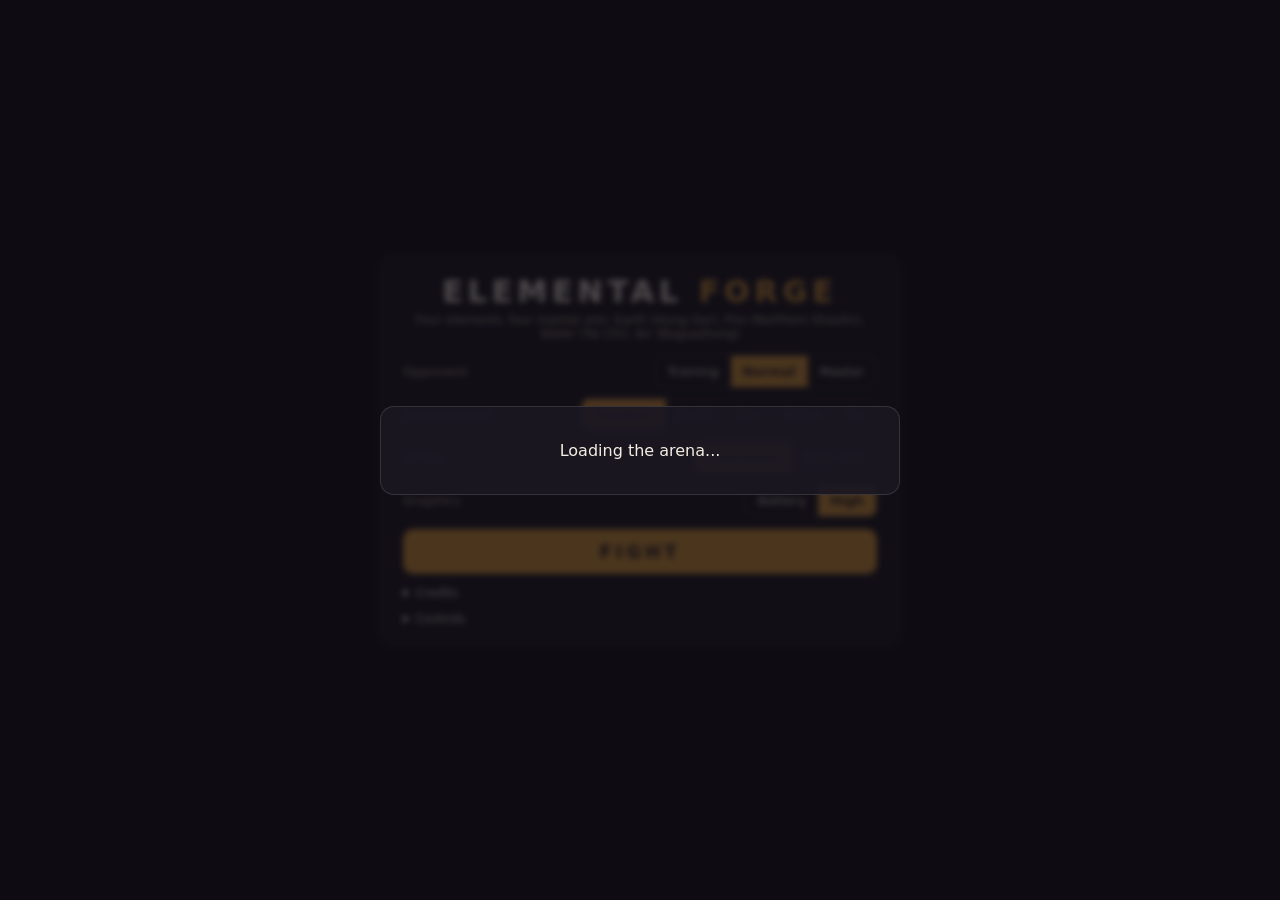
<file: index.html>
<!doctype html>
<html lang="en"><head><meta charset="utf-8"><meta name="viewport" content="width=device-width, initial-scale=1">
<title>Elemental Forge</title>
<meta http-equiv="refresh" content="0; url=elemental-forge/">
<style>body{background:#1b1720;color:#f4ede2;font-family:system-ui,sans-serif;display:flex;align-items:center;justify-content:center;height:100vh;margin:0}a{color:#e8a33c}</style>
</head><body><p><a href="elemental-forge/">Play Elemental Forge</a></p></body></html>
</file>
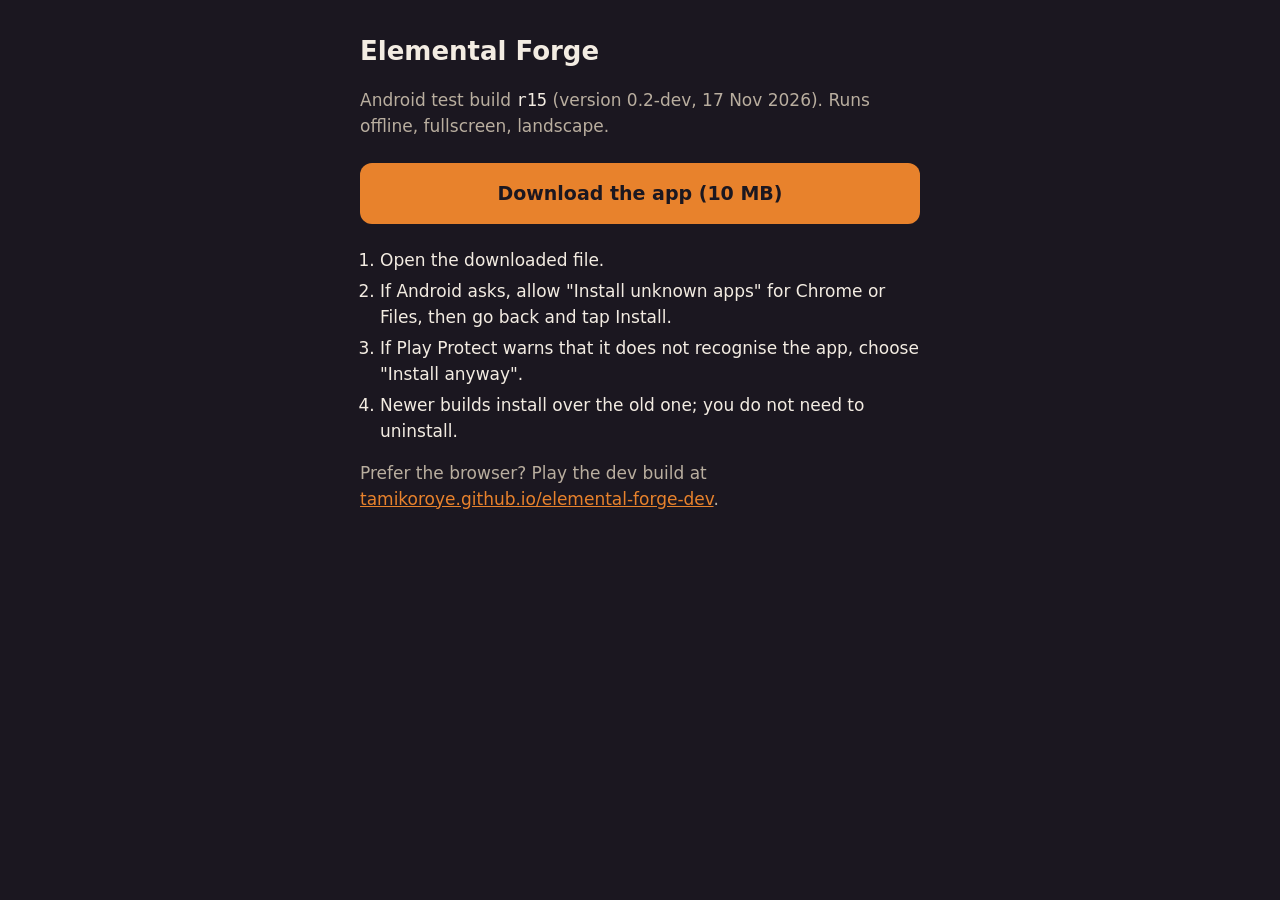
<file: downloads/index.html>
<!doctype html>
<html lang="en"><head><meta charset="utf-8"><meta name="viewport" content="width=device-width, initial-scale=1">
<title>Elemental Forge Download</title>
<style>
:root { --bg: #1b1720; --fg: #f3ece2; --muted: #b9ae9f; --accent: #e8822c; }
body { margin: 0; background: var(--bg); color: var(--fg); font: 17px/1.5 system-ui, sans-serif; }
main { max-width: 560px; margin: 0 auto; padding: 32px 16px; }
h1 { font-size: 26px; margin: 0 0 4px; } p { color: var(--muted); }
a.btn { display: block; text-align: center; background: var(--accent); color: #1b1720; font-weight: 700; text-decoration: none; padding: 16px; border-radius: 12px; margin: 24px 0; font-size: 19px; }
ol { padding-left: 20px; } li { margin: 6px 0; } code { color: var(--fg); }
</style></head>
<body><main>
<h1>Elemental Forge</h1>
<p>Android test build <code>r15</code> (version 0.2-dev, 17 Nov 2026). Runs offline, fullscreen, landscape.</p>
<a class="btn" href="elemental-forge.apk" download>Download the app (10 MB)</a>
<ol>
<li>Open the downloaded file.</li>
<li>If Android asks, allow "Install unknown apps" for Chrome or Files, then go back and tap Install.</li>
<li>If Play Protect warns that it does not recognise the app, choose "Install anyway".</li>
<li>Newer builds install over the old one; you do not need to uninstall.</li>
</ol>
<p>Prefer the browser? Play the dev build at <a href="../elemental-forge-dev/" style="color:var(--accent)">tamikoroye.github.io/elemental-forge-dev</a>.</p>
</main></body></html>
</file>
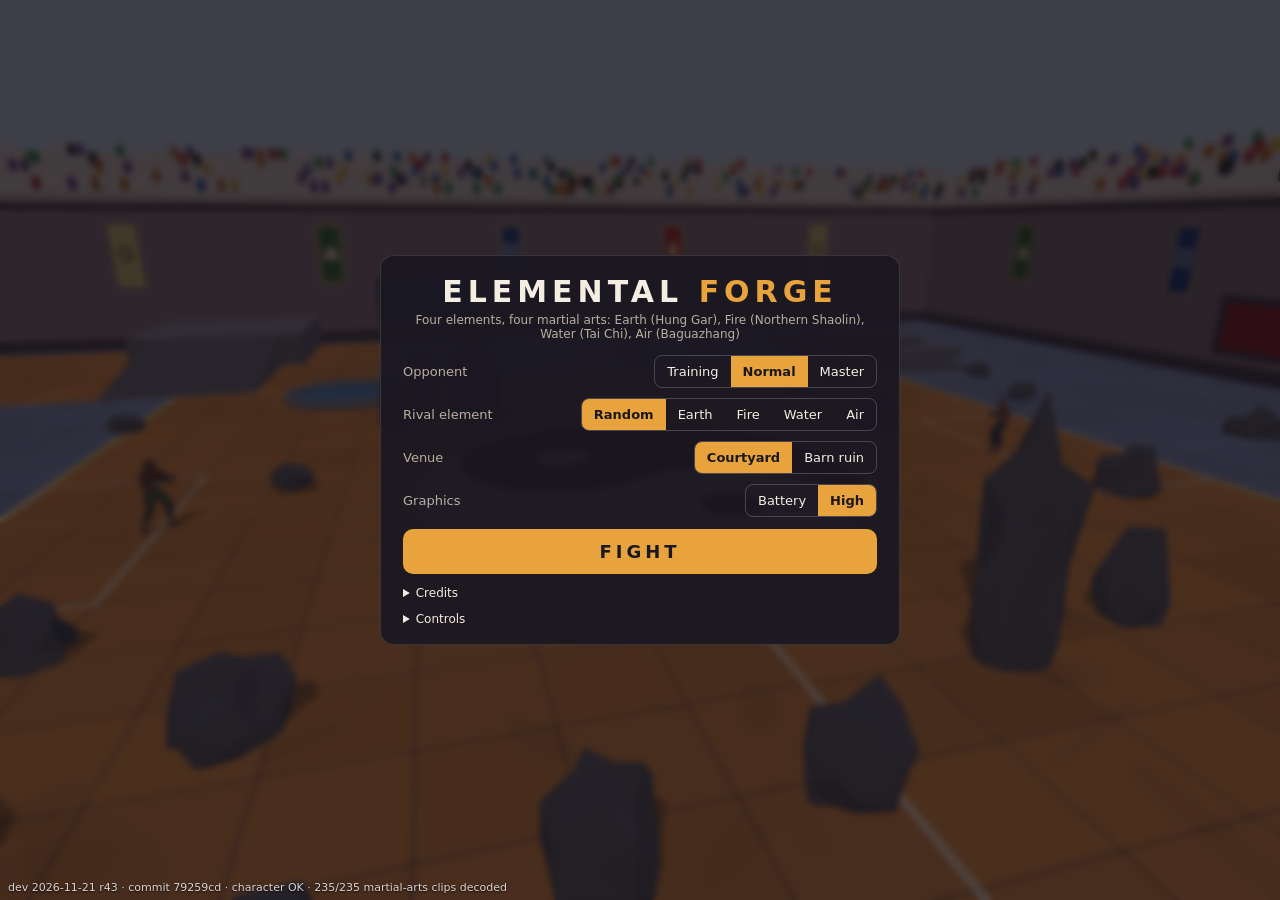
<file: elemental-forge-dev/index.html>
<!doctype html>
<html lang="en">
<head>
<meta charset="utf-8">
<meta name="viewport" content="width=device-width, initial-scale=1, maximum-scale=1, user-scalable=no, viewport-fit=cover">
<meta name="theme-color" content="#1b1720">
<meta name="mobile-web-app-capable" content="yes">
<meta name="apple-mobile-web-app-capable" content="yes">
<link rel="manifest" href="manifest.webmanifest">
<link rel="apple-touch-icon" href="icons/icon-192.png">
<title>Elemental Forge</title>
<link rel="stylesheet" href="style.css">
<script type="importmap">
{ "imports": { "three": "./vendor/three.module.min.js",
    "three/addons/": "./vendor/addons/" } }
</script>
</head>
<body>
<canvas id="game"></canvas>

<div id="hud" class="hidden">
  <div id="bars-left" class="bars">
    <div class="name">YOU</div>
    <div class="bar hp"><div class="fill" id="p-hp"></div></div>
    <div class="bar en"><div class="fill" id="p-en"></div></div>
  </div>
  <div id="round-box">
    <div id="round-pips"><span class="pip" id="pip-p"></span><span class="sep"></span><span class="pip" id="pip-o"></span></div>
    <div id="round-label">ROUND 1</div>
  </div>
  <div id="bars-right" class="bars right">
    <div class="name" id="opp-name">RIVAL</div>
    <div class="bar hp"><div class="fill" id="o-hp"></div></div>
    <div class="bar en"><div class="fill" id="o-en"></div></div>
  </div>

  <div id="elements">
    <button class="el active" data-el="earth"><b>EARTH</b><i class="pips"></i></button>
    <button class="el" data-el="fire"><b>FIRE</b><i class="pips"></i></button>
    <button class="el" data-el="water"><b>WATER</b><i class="pips"></i></button>
    <button class="el" data-el="air"><b>AIR</b><i class="pips"></i></button>
  </div>
  <div id="style-tag"></div>

  <button id="btn-pause" class="small-btn">II</button>
  <button id="btn-lock" class="small-btn">LOCK</button>

  <div id="reticle"><div class="ring"></div><div class="dot"></div></div>
  <div id="lock-marker"></div>
  <div id="opp-tag"><div class="mini-hp"><div class="fill" id="o-hp-mini"></div></div></div>

  <div id="stick-base"><div id="stick-knob"></div></div>

  <div id="action-pad">
    <button class="act" id="btn-jump" data-act="jump"><span>JUMP</span></button>
    <button class="act" id="btn-guard" data-act="guard"><span>GUARD</span><small></small></button>
    <button class="act" id="btn-dodge" data-act="dodge"><span>DODGE</span></button>
    <button class="act" id="btn-hand" data-act="hand"><span>HAND</span><small></small></button>
    <button class="act" id="btn-leg" data-act="leg"><span>LEG</span><small></small></button>
    <button class="act" id="btn-special" data-act="special"><span>SPECIAL</span><small></small></button>
  </div>
  <div id="popups"></div>
  <div id="banner"></div>
</div>

<div id="menu" class="overlay">
  <div class="panel">
    <h1>ELEMENTAL <span>FORGE</span></h1>
    <p class="sub">Four elements, four martial arts: Earth (Hung Gar), Fire (Northern Shaolin), Water (Tai Chi), Air (Baguazhang)</p>
    <div class="row">
      <label>Opponent</label>
      <div class="seg" id="difficulty">
        <button data-d="training">Training</button>
        <button data-d="normal" class="on">Normal</button>
        <button data-d="master">Master</button>
      </div>
    </div>
    <div class="row">
      <label>Rival element</label>
      <div class="seg" id="rival-el">
        <button data-r="random" class="on">Random</button>
        <button data-r="earth">Earth</button>
        <button data-r="fire">Fire</button>
        <button data-r="water">Water</button>
        <button data-r="air">Air</button>
      </div>
    </div>
    <div class="row">
      <label>Venue</label>
      <div class="seg" id="venue">
        <button data-v="courtyard" class="on">Courtyard</button>
        <button data-v="barn">Barn ruin</button>
      </div>
    </div>
    <div class="row">
      <label>Graphics</label>
      <div class="seg" id="quality">
        <button data-q="low">Battery</button>
        <button data-q="high" class="on">High</button>
      </div>
    </div>
    <button id="btn-start" class="big">FIGHT</button>
    <button id="btn-install" class="big" style="display:none;margin-top:10px;font-size:0.8em;opacity:0.9">INSTALL APP</button>
    <details class="help">
      <summary>Credits</summary>
      <p>VFX: KanaWorks_AI (@KanaWorks_AI) &mdash; water impact, water column and ice projectile flipbooks (https://github.com/kanaworksai-hue/kanaworks-sakuga-vfx).</p>
      <p>Ice Cluster (free) by chrismartin1337 (Sketchfab), CC-BY-4.0.</p>
      <p>Fire and explosion volumes: JangaFX EmberGen free VDBs (CC0), rendered to flipbooks for this game.</p>
      <p>Character animations: Mixamo, Rokoko, KinemIQ (CC0), Motifect, Universal Animation Library, Human Basic Motions, CMU motion capture.</p>
      <p>Sound: CC0 recordings from OpenGameArt.org by qubodup, artisticdude, rubberduck, Legit Audio, julien-matthey, Spring Spring, sketchman3 and Kenney.</p>
    </details>
    <details class="help">
      <summary>Controls</summary>
      <p><b>Move:</b> left thumb on the left half (light push walks, full push runs, hold at the rim to sprint). <b>Aim / camera:</b> drag on the right half. <b>LOCK</b> frames the rival.</p>
      <p><b>Elements</b> (top left): switch instantly between Earth (Hung Gar), Fire (Northern Shaolin), Water (Tai Chi) and Air (Baguazhang). Each changes your stance, movement and every technique.</p>
      <p><b>HAND</b> tap: hand technique (stone punch, fire fist, water palm, air palm). <b>Hold HAND</b> for sustained bending: lift up to three rocks, a fire stream, draw water from a pool (then a water whip), or a wind push.</p>
      <p><b>LEG</b> tap: kicks (tap again for the second kick). <b>Hold LEG</b> and release for the charged move: seismic stomp, flying dragon kick, tidal sweep, cyclone.</p>
      <p>Held rocks, flame orbs, water globes and vortices circle you; HAND or LEG launches them. <b>SPECIAL</b>: stone pillar (stand on it), flame orb (three = volley), water sphere (traps), vortex (three = big vortex).</p>
      <p><b>GUARD</b> (hold): earth wall, fire wall, water shield or air deflection. Raise it just before impact to send projectiles back and open a counter. <b>DODGE</b>: roll, flame dash, water slide or air dash. <b>JUMP</b> twice as Air; hold JUMP to glide.</p>
      <p><b>Keyboard:</b> WASD, mouse aim, left/right click = HAND/LEG, Q guard, E special, Space jump, Shift dodge, 1-4 elements, C sprint, Tab lock.</p>
    </details>
  </div>
</div>

<div id="pause" class="overlay hidden">
  <div class="panel">
    <h2>PAUSED</h2>
    <div class="row">
      <label>Look sensitivity</label>
      <input type="range" id="sens" min="0.4" max="2.2" step="0.1" value="1">
    </div>
    <div class="row">
      <label>Auto camera</label>
      <div class="seg" id="autocam">
        <button data-a="on" class="on">On</button>
        <button data-a="off">Off</button>
      </div>
    </div>
    <div class="row">
      <label>Button size</label>
      <input type="range" id="btn-size" min="0.8" max="1.3" step="0.05" value="1">
    </div>
    <div class="row">
      <label>Button spacing</label>
      <input type="range" id="btn-spread" min="0.85" max="1.3" step="0.05" value="1">
    </div>
    <button id="btn-resume" class="big">RESUME</button>
    <button id="btn-quit" class="big ghost">MAIN MENU</button>
  </div>
</div>

<div id="end" class="overlay hidden">
  <div class="panel">
    <h2 id="end-title">VICTORY</h2>
    <p id="end-sub"></p>
    <button id="btn-again" class="big">REMATCH</button>
    <button id="btn-menu2" class="big ghost">MAIN MENU</button>
  </div>
</div>

<div id="rotate" class="overlay">
  <div class="panel"><div class="phone-icon"></div><p>Turn your phone sideways to play.</p></div>
</div>

<div id="loading" class="overlay"><div class="panel"><p>Loading the arena...</p></div></div>
<div id="err" class="hidden"></div>

<script type="module" src="js/main.js"></script>
</body>
</html>
</file>
<file: elemental-forge-dev/style.css>
:root {
  --bg: #1b1720;
  --panel: rgba(28, 24, 34, 0.92);
  --ink: #f4ede2;
  --muted: #b9ae9f;
  --accent: #e8a33c;
  --earth: #9a7b4f;
  --fire: #e2552b;
  --water: #3d8fd6;
  --air: #d9e3e8;
  --hp: #e0493c;
  --en: #4fb3e8;
  --safe-l: env(safe-area-inset-left, 0px);
  --safe-r: env(safe-area-inset-right, 0px);
  --safe-b: env(safe-area-inset-bottom, 0px);
  --safe-t: env(safe-area-inset-top, 0px);
}
* { box-sizing: border-box; -webkit-tap-highlight-color: transparent; }
html, body {
  margin: 0; height: 100%; overflow: hidden; background: var(--bg); color: var(--ink);
  font-family: system-ui, -apple-system, "Segoe UI", Roboto, sans-serif;
  user-select: none; -webkit-user-select: none; touch-action: none; overscroll-behavior: none;
}
canvas#game { position: fixed; inset: 0; width: 100vw; height: 100vh; display: block; touch-action: none; }
.hidden { display: none !important; }
button { font: inherit; color: inherit; touch-action: none; }

/* ---------- HUD ---------- */
#hud { position: fixed; inset: 0; pointer-events: none; }
#hud button { pointer-events: auto; }
.bars { position: absolute; top: calc(10px + var(--safe-t)); left: calc(14px + var(--safe-l)); width: min(30vw, 260px); }
.bars.right { left: auto; right: calc(14px + var(--safe-r)); text-align: right; }
.bars .name { font-size: 11px; letter-spacing: 2px; font-weight: 700; color: var(--muted); margin-bottom: 3px; }
.bar { height: 10px; background: rgba(0,0,0,0.45); border: 1px solid rgba(255,255,255,0.18); border-radius: 3px; overflow: hidden; margin-bottom: 4px; }
.bar.en { height: 6px; }
.bar .fill { height: 100%; width: 100%; transition: width 0.12s linear; transform-origin: left; }
.bars.right .bar .fill { margin-left: auto; }
.bar.hp .fill { background: linear-gradient(90deg, #b8322a, var(--hp)); }
.bar.en .fill { background: linear-gradient(90deg, #2f7fb0, var(--en)); }

#round-box { position: absolute; top: calc(8px + var(--safe-t)); left: 50%; transform: translateX(-50%); text-align: center;
  background: rgba(20,18,26,0.6); border: 1px solid rgba(255,255,255,0.12); border-radius: 6px; padding: 4px 12px; }
#round-pips { display: flex; gap: 8px; align-items: center; justify-content: center; }
.pip { width: 8px; height: 8px; transform: rotate(45deg); border: 1px solid #f07a7a; display: inline-block; }
.pip.won { background: #f07a7a; }
.sep { width: 2px; height: 12px; background: #fff; display: inline-block; }
#round-label { font-size: 9px; letter-spacing: 2px; color: var(--accent); margin-top: 2px; }

#elements { position: absolute; top: calc(50px + var(--safe-t)); left: calc(14px + var(--safe-l)); display: flex; gap: 7px; }
.el { width: 64px; height: 40px; border-radius: 10px; border: 2px solid rgba(255,255,255,0.25); background: rgba(20,18,26,0.6);
  font-size: 10px; letter-spacing: 1px; display: flex; flex-direction: column; align-items: center; justify-content: center; gap: 3px; padding: 0; }
.el b { font-weight: 800; }
.el .pips { display: flex; gap: 3px; height: 5px; font-style: normal; }
.el .pips span { width: 5px; height: 5px; border-radius: 50%; background: currentColor; display: inline-block; }
.el[data-el="earth"] { border-color: var(--earth); }
.el[data-el="fire"] { border-color: var(--fire); }
.el[data-el="water"] { border-color: var(--water); }
.el[data-el="air"] { border-color: var(--air); }
.el.active[data-el="earth"] { background: rgba(154,123,79,0.85); }
.el.active[data-el="fire"] { background: rgba(226,85,43,0.85); }
.el.active[data-el="water"] { background: rgba(61,143,214,0.85); }
.el.active[data-el="air"] { background: rgba(217,227,232,0.85); color: #1b1720; }
#style-tag { position: absolute; top: calc(96px + var(--safe-t)); left: calc(16px + var(--safe-l)); font-size: 10px; letter-spacing: 2px; color: var(--muted); text-shadow: 0 1px 2px #000; }
.small-btn { position: absolute; top: calc(52px + var(--safe-t)); width: 52px; height: 34px; border-radius: 8px;
  background: rgba(20,18,26,0.65); border: 1px solid rgba(255,255,255,0.25); font-size: 11px; font-weight: 800; letter-spacing: 1px; }
#btn-pause { right: calc(14px + var(--safe-r)); width: 40px; }
#btn-lock { right: calc(62px + var(--safe-r)); width: 64px; }
#btn-lock.on { background: rgba(232,163,60,0.85); color: #1b1720; }

#reticle { position: absolute; left: 50%; top: 50%; width: 34px; height: 34px; margin: -17px 0 0 -17px; transition: transform 0.08s; }
#reticle .ring { position: absolute; inset: 0; border: 2px solid rgba(255,255,255,0.75); border-radius: 50%; box-shadow: 0 0 3px rgba(0,0,0,0.6); }
#reticle .dot { position: absolute; left: 50%; top: 50%; width: 4px; height: 4px; margin: -2px; background: #fff; border-radius: 50%; }
#reticle.on-target .ring { border-color: #ff5a4a; transform: scale(0.8); }
#reticle.on-target .dot { background: #ff5a4a; }
#lock-marker { position: absolute; width: 46px; height: 46px; margin: -23px 0 0 -23px; border: 2px solid var(--accent); transform: rotate(45deg);
  display: none; box-shadow: 0 0 6px rgba(232,163,60,0.7); }
#opp-tag { position: absolute; width: 60px; margin-left: -30px; display: none; }
.mini-hp { height: 5px; background: rgba(0,0,0,0.5); border-radius: 2px; overflow: hidden; }
.mini-hp .fill { height: 100%; width: 100%; background: var(--hp); }

#stick-base { position: absolute; width: 130px; height: 130px; margin: -65px 0 0 -65px; border-radius: 50%;
  border: 2px solid rgba(255,255,255,0.35); background: rgba(255,255,255,0.06); display: none; }
#stick-knob { position: absolute; left: 50%; top: 50%; width: 56px; height: 56px; margin: -28px 0 0 -28px; border-radius: 50%;
  background: rgba(255,255,255,0.45); }

/* star layout: positions are computed in main.js (layoutStar) from button size and spacing settings */
#action-pad { position: absolute; right: 0; bottom: 0; width: 0; height: 0; }
.act { position: absolute; border-radius: 50%; border: 2px solid rgba(255,255,255,0.45); background: rgba(24,20,30,0.55);
  font-size: 11px; font-weight: 800; letter-spacing: 1px; display: flex; flex-direction: column; align-items: center; justify-content: center; gap: 1px;
  transform: translate(-50%, -50%); transition: transform 0.06s, background 0.06s; padding: 0; }
.act small { font-size: 7.5px; font-weight: 700; letter-spacing: 0.5px; opacity: 0.8; max-width: 90%; line-height: 1.05; }
.act.down { background: rgba(232,163,60,0.78); color: #1b1720; transform: translate(-50%, -50%) scale(0.92); }
#btn-hand, #btn-leg { border-color: var(--elc, rgba(255,200,120,0.8)); border-width: 3px; }
#btn-special { border-color: var(--elc, rgba(255,255,255,0.6)); background: rgba(40,30,50,0.6); }
#btn-leg { box-shadow: 0 0 calc(var(--charge, 0) * 26px) rgba(255, 190, 90, calc(var(--charge, 0) * 0.9)); }
#btn-leg.charged { background: rgba(232,163,60,0.45); }
#btn-hand.sustain { background: rgba(232,163,60,0.35); }
#stick-base.sprint { border-color: rgba(255,210,140,0.9); box-shadow: 0 0 14px rgba(255,190,90,0.6); }
.act .cd { position: absolute; inset: 0; border-radius: 50%; background: conic-gradient(rgba(0,0,0,0.55) var(--p,0%), transparent 0); }

#popups { position: absolute; inset: 0; overflow: hidden; }
.pop { position: absolute; font-weight: 900; font-size: 18px; color: #fff; text-shadow: 0 2px 3px #000, 0 0 6px rgba(255,90,60,0.9);
  animation: pop 0.8s ease-out forwards; transform: translate(-50%, -50%); }
.pop.block { color: #cfe8ff; text-shadow: 0 2px 3px #000, 0 0 6px rgba(80,160,255,0.9); font-size: 14px; }
@keyframes pop { 0% { opacity: 0; transform: translate(-50%,-30%) scale(0.6);} 15% { opacity: 1; transform: translate(-50%,-60%) scale(1.15);} 100% { opacity: 0; transform: translate(-50%,-160%) scale(1);} }
#banner { position: absolute; left: 0; right: 0; top: 34%; text-align: center; font-size: 44px; font-weight: 900; letter-spacing: 6px;
  text-shadow: 0 3px 8px rgba(0,0,0,0.8); color: #ffe2b0; opacity: 0; transition: opacity 0.25s; }
#banner.show { opacity: 1; }

/* ---------- overlays ---------- */
.overlay { position: fixed; inset: 0; display: flex; align-items: center; justify-content: center; background: rgba(15,12,18,0.72);
  backdrop-filter: blur(3px); z-index: 10; padding: 16px; }
.panel { background: var(--panel); border: 1px solid rgba(255,255,255,0.12); border-radius: 14px; padding: 18px 22px; width: min(520px, 100%);
  max-height: 100%; overflow-y: auto; text-align: center; touch-action: pan-y; }
h1 { margin: 0 0 4px; font-size: 30px; letter-spacing: 5px; }
h1 span { color: var(--accent); }
h2 { margin: 0 0 12px; letter-spacing: 4px; }
.sub { margin: 0 0 14px; color: var(--muted); font-size: 12px; }
.row { display: flex; align-items: center; justify-content: space-between; gap: 12px; margin: 10px 0; }
.row label { font-size: 13px; color: var(--muted); }
.seg { display: flex; border: 1px solid rgba(255,255,255,0.2); border-radius: 8px; overflow: hidden; }
.seg button { background: transparent; border: 0; padding: 8px 12px; font-size: 13px; }
.seg button.on { background: var(--accent); color: #1b1720; font-weight: 700; }
.big { display: block; width: 100%; margin-top: 12px; padding: 12px; font-size: 18px; font-weight: 900; letter-spacing: 4px; border-radius: 10px;
  border: 0; background: var(--accent); color: #1b1720; }
.big.ghost { background: transparent; border: 1px solid rgba(255,255,255,0.3); color: var(--ink); font-size: 14px; }
.help { text-align: left; margin-top: 12px; font-size: 12px; color: var(--muted); }
.help summary { cursor: pointer; color: var(--ink); }
input[type=range] { width: 50%; }
#rotate { display: none; z-index: 30; }
.phone-icon { width: 40px; height: 66px; border: 3px solid var(--ink); border-radius: 8px; margin: 0 auto 10px; animation: rot 1.6s infinite ease-in-out; }
@keyframes rot { 0%,30% { transform: rotate(0); } 60%,100% { transform: rotate(-90deg); } }
@media (orientation: portrait) and (max-width: 900px) { #rotate.armed { display: flex; } }
#err { position: fixed; left: 8px; bottom: 8px; right: 8px; background: #6b1d1d; color: #fff; padding: 8px; font: 12px monospace; z-index: 50; white-space: pre-wrap; }


/* Fire holding GUARD: SPECIAL becomes Dragon's Breath and glows (js/main.js) */
.act.breath { box-shadow: 0 0 14px 4px rgba(255, 110, 30, 0.85); border-color: #ff7a2a; }
.act.airalt { box-shadow: 0 0 14px 4px rgba(235, 245, 255, 0.9); border-color: #eef6ff; }   /* (21 Nov) Air: the button names the added move it will throw */
</file>
